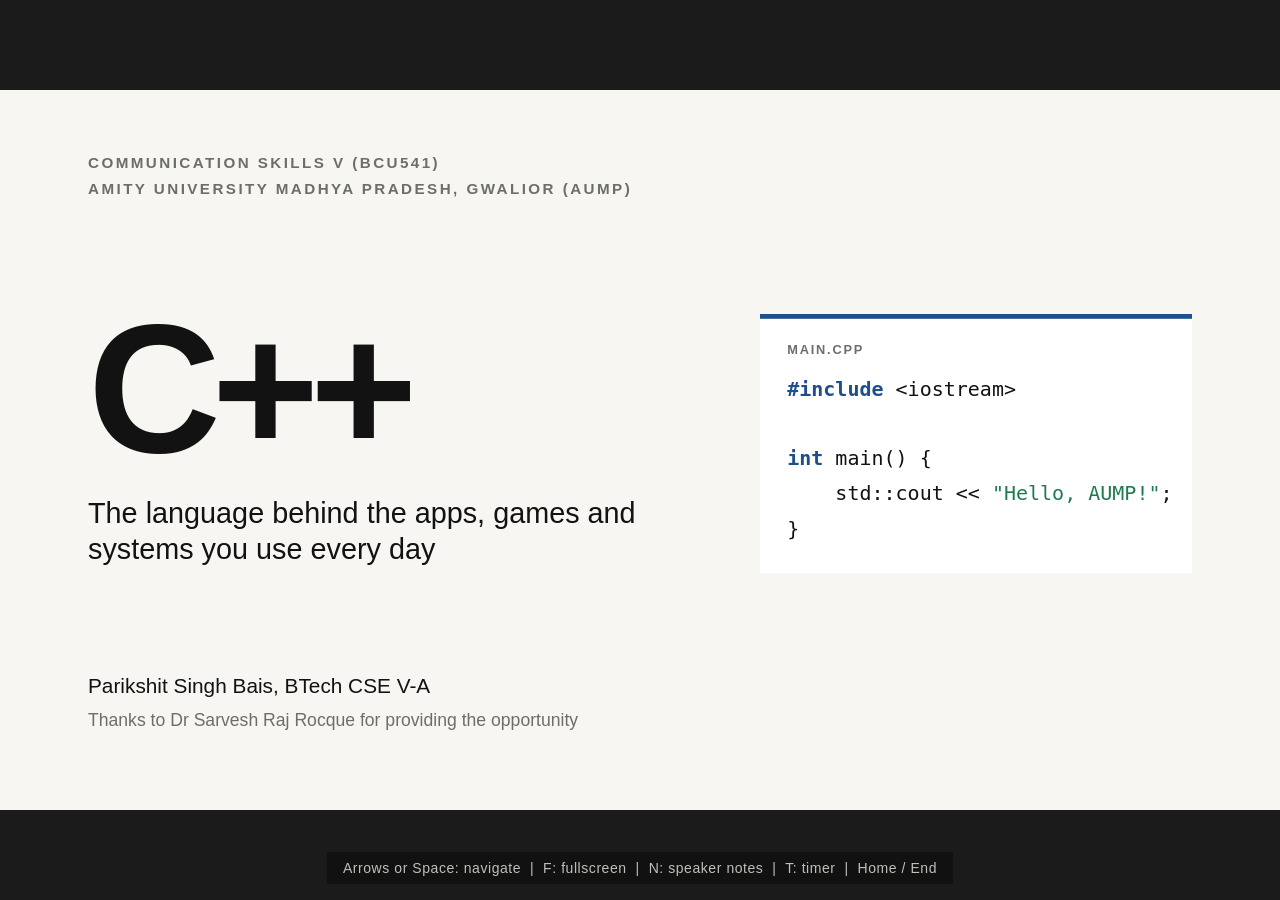
<file: CPP_Communication_Skills_PPT.html>
<!DOCTYPE html>
<html lang="en">
<head>
<meta charset="utf-8">
<meta name="viewport" content="width=device-width, initial-scale=1">
<title>C++ | Communication Skills V (BCU541) | Parikshit Singh Bais</title>
<style>
:root{
  --bg:#F7F6F2;--ink:#121212;--mute:#6E6E69;--rule:#D9D7CF;--card:#FFFFFF;
  --blue:#1F4E8C;--blue-l:#8FAAD0;--blue-t:#E8EEF7;
  --green:#1E7A4F;--red:#B23A2E;
  --font:"Inter","Segoe UI","Helvetica Neue",Arial,sans-serif;
  --mono:"Cascadia Mono",Consolas,"SF Mono",Menlo,monospace;
}
*{box-sizing:border-box;margin:0;padding:0}
html,body{height:100%;background:#1b1b1b;overflow:hidden;font-family:var(--font);color:var(--ink)}
body{-webkit-font-smoothing:antialiased;font-variant-numeric:tabular-nums}

/* ---------------- Stage ---------------- */
#stage{position:fixed;left:50%;top:50%;width:1600px;height:900px;transform-origin:center center;background:var(--bg);overflow:hidden}
.slide{position:absolute;inset:0;padding:76px 110px 92px;display:none;flex-direction:column}
.slide.active{display:flex;animation:fade .35s ease both}
@keyframes fade{from{opacity:0}to{opacity:1}}
.notes{display:none}
.kicker{font-size:19px;letter-spacing:.16em;text-transform:uppercase;color:var(--mute);font-weight:600;margin-bottom:16px}
h2{font-size:54px;line-height:1.1;font-weight:600;letter-spacing:-.02em;max-width:1380px;margin-bottom:38px}
h3{font-size:28px;font-weight:600;letter-spacing:-.01em}
p{font-size:29px;line-height:1.4}
.mute{color:var(--mute)}
.b{color:var(--blue)}.g{color:var(--green)}.r{color:var(--red)}
.fill{flex:1}
.mono{font-family:var(--mono)}

.chrome{position:absolute;left:110px;right:110px;bottom:32px;display:flex;justify-content:space-between;font-size:16px;color:var(--mute);letter-spacing:.04em;z-index:5}
.progress{position:absolute;left:0;bottom:0;height:4px;background:var(--blue);width:0;transition:width .3s ease;z-index:6}
#stage.cover .chrome,#stage.cover .progress{display:none}
#timer{position:absolute;top:22px;right:34px;font-size:16px;color:var(--mute);letter-spacing:.06em;display:none;z-index:7}
#timer.on{display:block}

/* ---------------- Reveal system ---------------- */
[data-f]{opacity:0;transition:opacity .45s ease}
[data-f].on{opacity:1}
.rise{transform:translateY(26px);transition:opacity .55s ease,transform .7s cubic-bezier(.2,.7,.2,1)}
.rise.on{transform:none}
[data-f].stagger{opacity:1}
.stagger>*{opacity:0;transform:translateY(22px);transition:opacity .5s ease,transform .65s cubic-bezier(.2,.7,.2,1)}
.stagger.on>*{opacity:1;transform:none}
.stagger.on>*:nth-child(2){transition-delay:.12s}
.stagger.on>*:nth-child(3){transition-delay:.24s}
.stagger.on>*:nth-child(4){transition-delay:.36s}
.stagger.on>*:nth-child(5){transition-delay:.48s}
.stagger.on>*:nth-child(6){transition-delay:.6s}
.stagger.on>*:nth-child(7){transition-delay:.72s}
.stagger.on>*:nth-child(8){transition-delay:.84s}

@keyframes up{from{opacity:0;transform:translateY(18px)}to{opacity:1;transform:none}}
.slide.active .kicker{animation:up .5s ease both}
.slide.active h2{animation:up .6s ease .08s both}

/* bars */
.bar{position:relative;height:100%}
.bar i{position:absolute;left:0;top:0;bottom:0;width:0;transition:width 1.2s cubic-bezier(.2,.7,.2,1)}
.slide.active .bar i{width:var(--w)}
.slide.active [data-f]:not(.on) .bar i{width:0}

/* svg line draw */
.draw{stroke-dasharray:var(--L);stroke-dashoffset:var(--L);transition:stroke-dashoffset 1.1s cubic-bezier(.3,.7,.2,1) .1s}
.on .draw{stroke-dashoffset:0}
svg text{font-family:var(--font)}

/* ---------------- 01 Cover ---------------- */
.cover-wrap{display:flex;flex:1;gap:70px}
.cl{flex:1;display:flex;flex-direction:column;justify-content:space-between}
.event{font-size:19px;letter-spacing:.16em;text-transform:uppercase;font-weight:600;color:var(--mute);line-height:1.7}
.big{font-size:230px;line-height:.9;font-weight:700;letter-spacing:-.05em}
.cover-sub{font-size:36px;line-height:1.25;max-width:820px;margin-top:30px}
.authors{font-size:26px;line-height:1.6}
.authors .mute{font-size:22px}
.cr{width:540px;display:flex;align-items:center}
.codecard{background:#fff;width:100%;padding:30px 34px 34px;border-top:6px solid var(--blue)}
.codecard .fn{font-size:16px;letter-spacing:.14em;text-transform:uppercase;color:var(--mute);font-weight:600;margin-bottom:18px}
.codecard .l{font-family:var(--mono);font-size:25px;line-height:1.75;white-space:pre}
.slide.active .codecard .l{animation:up .6s ease both}
.slide.active .codecard .l:nth-of-type(1){animation-delay:.5s}
.slide.active .codecard .l:nth-of-type(2){animation-delay:.7s}
.slide.active .codecard .l:nth-of-type(3){animation-delay:.9s}
.slide.active .codecard .l:nth-of-type(4){animation-delay:1.1s}
.slide.active .codecard .l:nth-of-type(5){animation-delay:1.3s}
.k{color:var(--blue);font-weight:600}.s{color:var(--green)}.c{color:var(--mute)}
.slide.active .cover-sub{animation:up .8s ease .25s both}
.slide.active .big{animation:up .8s ease both}
.slide.active .authors,.slide.active .event{animation:up .8s ease .4s both}

/* ---------------- 02 Hook ---------------- */
.tiles{display:grid;grid-template-columns:repeat(5,1fr);column-gap:22px}
.tile{background:var(--card);border-top:6px solid var(--ink);padding:22px 22px 26px;min-height:230px}
.tile.t2{border-color:var(--blue)}.tile.t3{border-color:var(--green)}.tile.t4{border-color:var(--red)}.tile.t5{border-color:#8d8b82}
.tile .n{font-size:17px;letter-spacing:.14em;font-weight:600;color:var(--mute);margin-bottom:14px}
.tile .t{font-size:30px;font-weight:600;line-height:1.15;letter-spacing:-.01em;margin-bottom:12px}
.tile .d{font-size:21px;color:var(--mute);line-height:1.4}
.hookband{background:var(--ink);color:#fff;padding:26px 38px;margin-top:30px;display:flex;align-items:baseline;gap:22px}
.hookband .k2{font-size:17px;letter-spacing:.16em;text-transform:uppercase;color:#bdbbb2;font-weight:600}
.hookband .v{font-size:46px;font-weight:700;letter-spacing:-.02em}
.hookband .v span{color:var(--blue-l)}
.route{display:grid;grid-template-columns:repeat(5,1fr);column-gap:22px;border-top:2px solid var(--ink);padding-top:16px}
.route div{font-size:22px;font-weight:600}
.route small{display:block;font-size:16px;letter-spacing:.14em;color:var(--mute);font-weight:600;margin-bottom:6px}

/* ---------------- 03 What is ---------------- */
.what{display:grid;grid-template-columns:560px 1fr;column-gap:90px;flex:1}
.what .left p{font-size:32px;line-height:1.35;margin-bottom:26px;font-weight:500}
.what .left p span{color:var(--blue);font-weight:700}
.ladder{position:relative;padding-left:70px}
.ladder::before{content:"";position:absolute;left:22px;top:6px;bottom:6px;border-left:2px solid var(--ink)}
.ladder::after{content:"";position:absolute;left:14px;bottom:2px;width:16px;height:16px;border-right:2px solid var(--ink);border-bottom:2px solid var(--ink);transform:rotate(45deg) translate(-4px,-4px)}
.ladcap{position:absolute;left:-30px;top:50%;transform:translateY(-50%) rotate(-90deg);transform-origin:center;font-size:15px;letter-spacing:.16em;text-transform:uppercase;color:var(--mute);font-weight:600;white-space:nowrap;width:300px;text-align:center;margin-left:-110px}
.rung{display:grid;grid-template-columns:230px 1fr;align-items:center;column-gap:20px;background:var(--card);padding:0 24px;height:82px;margin-bottom:10px;border-left:6px solid #BDBBB2}
.rung b{font-size:28px;font-weight:700}
.rung span{font-size:22px;color:var(--mute);line-height:1.3}
.rung.hot{background:var(--blue);border-color:var(--blue);color:#fff}
.rung.hot span{color:#dbe5f3}
.rung.end{border-color:var(--ink)}

/* ---------------- 04 History ---------------- */
.tl{display:grid;grid-template-columns:repeat(6,1fr);margin-top:14px}
.tn{position:relative;padding:34px 22px 0 0}
.tn::before{content:"";position:absolute;top:-9px;left:0;width:20px;height:20px;border-radius:50%;background:var(--ink);z-index:2}
.tn.bl::before{background:var(--blue)}
.tn .seg{position:absolute;top:0;left:0;height:2px;width:0;background:var(--ink);transition:width 1s cubic-bezier(.3,.7,.2,1) .1s}
.tn.on .seg{width:100%}
.tn .yr{font-size:40px;font-weight:700;letter-spacing:-.03em;margin-bottom:8px}
.tn.bl .yr{color:var(--blue)}
.tn .nm{font-size:25px;font-weight:600;line-height:1.2;margin-bottom:8px}
.tn .ds{font-size:20px;color:var(--mute);line-height:1.4}
.story{background:var(--ink);color:#fff;padding:26px 38px;display:grid;grid-template-columns:repeat(3,1fr);column-gap:44px}
.story .k2{font-size:16px;letter-spacing:.16em;text-transform:uppercase;color:#bdbbb2;font-weight:600;margin-bottom:8px}
.story .v{font-size:25px;line-height:1.35;font-weight:500}

/* ---------------- 05 First look ---------------- */
.cmp{display:grid;grid-template-columns:660px 1fr;column-gap:30px;font-size:17px;letter-spacing:.16em;text-transform:uppercase;color:var(--mute);font-weight:600;padding-bottom:10px;border-bottom:2px solid var(--ink)}
.crow{display:grid;grid-template-columns:660px 1fr;column-gap:30px;align-items:center;min-height:72px;border-bottom:1px solid var(--rule);padding:8px 0}
.crow .cd{font-family:var(--mono);font-size:27px;white-space:pre}
.crow .en{font-size:28px;line-height:1.3}
.crow.star{background:var(--blue-t);border-left:6px solid var(--blue);padding-left:18px;margin-left:-24px;padding-right:0}
.crow.star .en{font-weight:600}
.out{margin-top:26px;background:var(--ink);color:#fff;padding:20px 30px;display:flex;align-items:baseline;gap:24px}
.out .k2{font-size:16px;letter-spacing:.16em;text-transform:uppercase;color:#bdbbb2;font-weight:600}
.out .v{font-family:var(--mono);font-size:32px}

/* ---------------- 06 Building blocks ---------------- */
.blocks{display:grid;grid-template-columns:repeat(4,1fr);column-gap:24px}
.blk{background:var(--card);padding:22px 22px 24px;border-top:6px solid var(--ink)}
.blk.b1{border-color:var(--blue)}.blk.b2{border-color:var(--green)}.blk.b3{border-color:var(--red)}.blk.b4{border-color:#8d8b82}
.blk svg{display:block;width:100%;height:96px;margin-bottom:14px}
.blk .id{font-size:17px;letter-spacing:.14em;color:var(--mute);font-weight:600;margin-bottom:6px}
.blk h3{font-size:32px;margin-bottom:8px}
.blk .an{font-size:25px;line-height:1.3;font-weight:500;margin-bottom:16px;min-height:66px}
.blk .cd{font-family:var(--mono);font-size:19px;background:var(--bg);padding:12px 14px;line-height:1.5;white-space:pre}

/* ---------------- 07 OOP ---------------- */
.oop-top{margin-bottom:26px}
.oop4{display:grid;grid-template-columns:repeat(4,1fr);column-gap:24px;border-top:2px solid var(--ink);padding-top:20px}
.oo .id{font-size:16px;letter-spacing:.14em;color:var(--mute);font-weight:600;margin-bottom:8px;text-transform:uppercase}
.oo h3{font-size:30px;margin-bottom:8px}
.oo .an{font-size:25px;line-height:1.3;font-weight:500;margin-bottom:10px}
.oo .gain{font-size:20px;color:var(--mute);line-height:1.35}

/* ---------------- 08 Memory ---------------- */
.mem{display:grid;grid-template-columns:790px 1fr;column-gap:70px;flex:1}
.lock-row{display:grid;grid-template-columns:repeat(6,1fr);column-gap:10px;margin-top:6px}
.lock{text-align:center}
.lock .ad{font-family:var(--mono);font-size:19px;color:var(--mute);margin-bottom:8px}
.lock .bx{height:96px;background:var(--card);border:2px solid var(--ink);display:flex;align-items:center;justify-content:center;font-family:var(--mono);font-size:30px;font-weight:600}
.lock .bx.hl{background:var(--blue);color:#fff;border-color:var(--blue)}
.mcap{font-size:19px;letter-spacing:.14em;text-transform:uppercase;color:var(--mute);font-weight:600;margin:0 0 12px}
.ptr{margin-top:30px;display:grid;grid-template-columns:1fr;row-gap:12px}
.ptr .card{background:var(--card);border-left:6px solid var(--blue);padding:20px 26px}
.ptr .card .a{font-family:var(--mono);font-size:27px;margin-bottom:6px}
.ptr .card .b2{font-size:24px;color:var(--mute);line-height:1.35}
.cmpl{display:flex;flex-direction:column;justify-content:center;row-gap:22px}
.cmpl .it{border-top:2px solid var(--ink);padding-top:14px}
.cmpl .it .id{font-size:16px;letter-spacing:.14em;color:var(--mute);font-weight:600;text-transform:uppercase;margin-bottom:6px}
.cmpl .it h3{font-size:30px;margin-bottom:6px}
.cmpl .it p{font-size:23px;color:var(--mute);line-height:1.35}

/* ---------------- 09 Fast ---------------- */
.fast{display:grid;grid-template-columns:1fr 600px;column-gap:80px;flex:1}
.why{display:flex;flex-direction:column;row-gap:20px}
.why .w{display:grid;grid-template-columns:70px 1fr;border-top:2px solid var(--ink);padding-top:14px}
.why .w .num{font-size:50px;font-weight:700;letter-spacing:-.03em;color:var(--blue);line-height:1}
.why .w h3{font-size:31px;margin-bottom:6px}
.why .w p{font-size:24px;color:var(--mute);line-height:1.38}
.race .sub{font-size:18px;letter-spacing:.14em;text-transform:uppercase;color:var(--mute);font-weight:600;margin-bottom:6px}
.race .subs{font-size:20px;color:var(--mute);margin-bottom:26px;line-height:1.35}
.rr{display:grid;grid-template-columns:110px 1fr;column-gap:14px;align-items:center;height:70px}
.rr .lbl{font-size:25px;font-weight:600}
.rr .bar{height:46px}
.rr .vv{position:absolute;top:50%;transform:translateY(-50%);font-size:22px;font-weight:600;white-space:nowrap}
.race .foot{font-size:19px;color:var(--mute);margin-top:18px;line-height:1.4}

/* ---------------- 10 Used ---------------- */
.uses{display:grid;grid-template-columns:repeat(4,1fr);gap:22px}
.use{background:var(--card);border-top:6px solid var(--ink);padding:22px 22px 24px;min-height:238px}
.use:nth-child(4n+1){border-color:var(--blue)}.use:nth-child(4n+2){border-color:var(--green)}.use:nth-child(4n+3){border-color:var(--red)}.use:nth-child(4n+4){border-color:#8d8b82}
.use .cat{font-size:36px;font-weight:700;letter-spacing:-.02em;margin-bottom:12px;line-height:1.1}
.use .ex{font-size:23px;line-height:1.35;margin-bottom:10px}
.use .why2{font-size:19px;color:var(--mute);line-height:1.35}

/* ---------------- 11 Family ---------------- */
.fam-note{font-size:21px;color:var(--mute);margin-top:12px}
svg .nmx{font-size:32px;font-weight:700;fill:var(--ink)}
svg .yrx{font-size:20px;font-weight:600;fill:var(--mute);letter-spacing:.08em}
svg .dsx{font-size:22px;fill:var(--mute)}
svg .cap{font-size:17px;font-weight:600;letter-spacing:.14em;fill:var(--mute)}

/* ---------------- 12 Close ---------------- */
.take{display:grid;grid-template-columns:repeat(3,1fr);column-gap:36px}
.tk{border-top:6px solid var(--blue);padding-top:20px}
.tk:nth-child(2){border-color:var(--green)}.tk:nth-child(3){border-color:var(--red)}
.tk .n{font-size:84px;font-weight:700;letter-spacing:-.04em;line-height:1;color:var(--blue)}
.tk:nth-child(2) .n{color:var(--green)}.tk:nth-child(3) .n{color:var(--red)}
.tk h3{font-size:31px;margin:14px 0 8px;line-height:1.2}
.tk p{font-size:24px;color:var(--mute);line-height:1.38}
.close{background:var(--ink);color:#fff;padding:30px 42px;display:grid;grid-template-columns:1fr 1.1fr;column-gap:50px;align-items:center}
.close .th{font-size:62px;font-weight:700;letter-spacing:-.03em;line-height:1}
.close .nm{font-size:22px;color:#bdbbb2;margin-top:10px;line-height:1.45}
.close .q .k2{font-size:16px;letter-spacing:.16em;text-transform:uppercase;color:#bdbbb2;font-weight:600;margin-bottom:8px}
.close .q .v{font-size:30px;line-height:1.3;font-weight:600}
.close .q .v span{color:var(--blue-l)}

/* ---------------- Helpers ---------------- */
#notes{position:fixed;left:0;right:0;bottom:0;background:#111;color:#e9e8e2;font-size:18px;line-height:1.5;padding:16px 28px;display:none;z-index:50;max-height:28vh;overflow:auto;border-top:1px solid #333}
#notes.on{display:block}
#help{position:fixed;left:50%;bottom:16px;transform:translateX(-50%);background:#111;color:#cfcdc5;font-size:14px;letter-spacing:.04em;padding:8px 16px;border-radius:2px;z-index:60;opacity:0;transition:opacity .4s;pointer-events:none}
#help.on{opacity:.92}

/* ---------------- Print / PDF ---------------- */
@page{size:1600px 900px;margin:0}
@media print{
  html,body{background:#fff;overflow:visible;height:auto}
  #stage{position:static;transform:none !important;width:1600px;height:auto;overflow:visible}
  .slide,.slide.active{display:flex;position:relative;width:1600px;height:900px;page-break-after:always;break-after:page;background:var(--bg)}
  [data-f]{opacity:1 !important}
  .rise{transform:none !important}
  .stagger>*{opacity:1 !important;transform:none !important;transition:none}
  .bar i{width:var(--w) !important;transition:none}
  .tn .seg{width:100% !important;transition:none}
  .draw{stroke-dashoffset:0 !important;transition:none}
  *{animation:none !important}
  .chrome,.progress,#timer,#notes,#help{display:none !important}
}
</style>
</head>
<body>
<div id="stage">
  <div class="progress" id="progress"></div>
  <div class="chrome"><span>C++ &nbsp;|&nbsp; Communication Skills V (BCU541)</span><span id="counter"></span></div>
  <div id="timer"></div>

<!-- ===================== 01 TITLE ===================== -->
<section class="slide" data-cover="1">
  <aside class="notes">OPENING (20 seconds). Stand straight, smile, pause for two seconds before speaking. Say: "Good morning, respected Sir and everyone. I am Parikshit Singh Bais from BTech CSE, V-A. Thank you, Sir, for giving me the opportunity to present. Today I will explain C++ in a way that needs no computer background." Delivery tip: say your name slowly and clearly, it is the first thing the audience hears. Point at the code on the right: "By the end, you will be able to read this."</aside>
  <div class="cover-wrap">
    <div class="cl">
      <div class="event">Communication Skills V (BCU541)<br>Amity University Madhya Pradesh, Gwalior (AUMP)</div>
      <div>
        <h1 class="big">C++</h1>
        <div class="cover-sub">The language behind the apps, games and systems you use every day</div>
      </div>
      <div class="authors">Parikshit Singh Bais, BTech CSE V-A<br><span class="mute">Thanks to Dr Sarvesh Raj Rocque for providing the opportunity</span></div>
    </div>
    <div class="cr" aria-hidden="true">
      <div class="codecard">
        <div class="fn">main.cpp</div>
        <div class="l"><span class="k">#include</span> &lt;iostream&gt;</div>
        <div class="l"> </div>
        <div class="l"><span class="k">int</span> main() {</div>
        <div class="l">    std::cout &lt;&lt; <span class="s">"Hello, AUMP!"</span>;</div>
        <div class="l">}</div>
      </div>
    </div>
  </div>
</section>

<!-- ===================== 02 HOOK ===================== -->
<section class="slide">
  <aside class="notes">HOOK (45 seconds). Ask the question and WAIT for two seconds; let people guess. Click once to show five everyday things. Click again for the answer: "All five run on C++." Click the third time to show today's route. Delivery tip: a question at the start wakes up the room. Speak slowly on the answer.</aside>
  <div class="kicker">Start here</div>
  <h2>What do these five things have in common?</h2>
  <div class="tiles stagger" data-f="1">
    <div class="tile"><div class="n">01</div><div class="t">Play a game</div><div class="d">60 pictures are drawn every second</div></div>
    <div class="tile t2"><div class="n">02</div><div class="t">Open a web browser</div><div class="d">The engine inside Chrome and Firefox</div></div>
    <div class="tile t3"><div class="n">03</div><div class="t">Edit a photo</div><div class="d">Tools like Adobe Photoshop</div></div>
    <div class="tile t4"><div class="n">04</div><div class="t">Trade on a stock market</div><div class="d">Orders matched in a blink</div></div>
    <div class="tile t5"><div class="n">05</div><div class="t">Drive a modern car</div><div class="d">Software that must react instantly</div></div>
  </div>
  <div class="hookband rise" data-f="2"><div class="k2">The answer</div><div class="v">All five rely on <span>C++</span></div></div>
  <div class="fill"></div>
  <div class="route stagger" data-f="3">
    <div><small>STEP 1</small>What it is</div>
    <div><small>STEP 2</small>Where it came from</div>
    <div><small>STEP 3</small>How it works</div>
    <div><small>STEP 4</small>Why it is fast</div>
    <div><small>STEP 5</small>Where it is used</div>
  </div>
</section>

<!-- ===================== 03 WHAT IS ===================== -->
<section class="slide">
  <aside class="notes">WHAT IS A PROGRAMMING LANGUAGE (50 seconds). Say it as a story: "Computers understand only zeros and ones. We think in words. A programming language is the translator between the two." Click to climb down the ladder: Python is easy to write but slower; C++ sits close to the machine, so it is very fast, and still readable by humans. Delivery tip: use your hand to show "top is human, bottom is machine". Keep eye contact while explaining, do not read the slide.</aside>
  <div class="kicker">The basics</div>
  <h2>A language to give instructions to a computer</h2>
  <div class="what">
    <div class="left stagger" data-f="1">
      <p>Computers only understand <span>0s and 1s</span>.</p>
      <p>People think in <span>words and ideas</span>.</p>
      <p>A programming language is the <span>translator</span> in between.</p>
    </div>
    <div class="ladder stagger" data-f="2">
      <div class="rung"><b>Your idea</b><span>"Show a login page"</span></div>
      <div class="rung"><b>Python</b><span>Easiest to write, slower to run</span></div>
      <div class="rung"><b>Java</b><span>A balance of both</span></div>
      <div class="rung hot"><b>C++</b><span>Close to the machine: fast, with full control</span></div>
      <div class="rung end"><b>Machine code</b><span>Only 0s and 1s</span></div>
    </div>
  </div>
</section>

<!-- ===================== 04 HISTORY ===================== -->
<section class="slide">
  <aside class="notes">HISTORY (55 seconds). Tell it as a problem-and-solution story. In 1972 Dennis Ritchie made C, a fast language. In 1979 Bjarne Stroustrup, working at Bell Labs, found C hard to organise for big projects. So he added "classes", a way of grouping related data and actions into neat units. In 1983 it was named C++. Explain the joke: in programming, "++" means "add one", so C++ means "C plus one step". Then 1998 first international standard, 2011 modern C++, and a new version about every three years. Delivery tip: name the year, pause, then say the event.</aside>
  <div class="kicker">Where it came from</div>
  <h2>Born in 1979 to organise a fast language</h2>
  <div class="tl">
    <div class="tn" data-f="1"><div class="seg"></div><div class="yr">1972</div><div class="nm">C is created</div><div class="ds">Dennis Ritchie, Bell Labs. Fast and simple</div></div>
    <div class="tn bl" data-f="1"><div class="seg"></div><div class="yr">1979</div><div class="nm">"C with Classes"</div><div class="ds">Bjarne Stroustrup starts adding organising ideas</div></div>
    <div class="tn bl" data-f="2"><div class="seg"></div><div class="yr">1983</div><div class="nm">Renamed C++</div><div class="ds">"++" means "add one": C plus one step</div></div>
    <div class="tn" data-f="2"><div class="seg"></div><div class="yr">1985</div><div class="nm">First release</div><div class="ds">Available to the public, with a book</div></div>
    <div class="tn" data-f="3"><div class="seg"></div><div class="yr">1998</div><div class="nm">World standard</div><div class="ds">First official international (ISO) version</div></div>
    <div class="tn bl" data-f="3"><div class="seg"></div><div class="yr">2011</div><div class="nm">Modern C++</div><div class="ds">Then a new version about every 3 years</div></div>
  </div>
  <div class="fill"></div>
  <div class="story rise" data-f="4">
    <div><div class="k2">The problem</div><div class="v">C was fast, but big programs became messy to manage.</div></div>
    <div><div class="k2">The idea</div><div class="v">Add "classes": neat units that group data and actions together.</div></div>
    <div><div class="k2">The result</div><div class="v">C++: the speed of C with a better way to build large systems.</div></div>
  </div>
</section>

<!-- ===================== 05 FIRST LOOK ===================== -->
<section class="slide">
  <aside class="notes">FIRST LOOK (60 seconds). "Remember the code on my first slide? Let us read it like a sentence." Click 1: the first two lines. Click 2: highlight the star line, the one that actually prints. Click 3: the ending and the output. Delivery tip: point to the left side when you say the code, to the right side when you say the English. For non-technical listeners, repeat: "You do not need to memorise this. You only need to see that it reads almost like instructions to a person."</aside>
  <div class="kicker">How it looks</div>
  <h2>Your first program, in plain English</h2>
  <div class="cmp"><div>The code</div><div>What it says</div></div>
  <div data-f="1">
    <div class="crow"><div class="cd"><span class="k">#include</span> &lt;iostream&gt;</div><div class="en">Bring in the toolbox for printing on screen.</div></div>
    <div class="crow"><div class="cd"><span class="k">int</span> main() {</div><div class="en">Start here. Every program begins at "main".</div></div>
  </div>
  <div data-f="2">
    <div class="crow star"><div class="cd">    std::cout &lt;&lt; <span class="s">"Hello, AUMP!"</span>;</div><div class="en">Show this message on the screen.</div></div>
  </div>
  <div data-f="3">
    <div class="crow"><div class="cd">    <span class="k">return</span> 0;</div><div class="en">Finished, and everything went fine.</div></div>
    <div class="crow"><div class="cd">}</div><div class="en">End of the program.</div></div>
  </div>
  <div class="out rise" data-f="4"><div class="k2">Output on screen</div><div class="v">Hello, AUMP!</div></div>
</section>

<!-- ===================== 06 BUILDING BLOCKS ===================== -->
<section class="slide">
  <aside class="notes">BUILDING BLOCKS (60 seconds). Four ideas, each with a daily-life picture. A variable is a labelled box that stores something. A decision is a traffic signal: if green, go; otherwise, stop. A loop repeats an action, like a teacher asking you to write a line five times. A function is a recipe you can reuse. Delivery tip: count the four on your fingers while you speak, it helps the audience follow the structure. You can say: "Almost every program in the world is built from these four."</aside>
  <div class="kicker">How it works</div>
  <h2>Four building blocks, four everyday ideas</h2>
  <div class="blocks stagger" data-f="1">
    <div class="blk b1">
      <svg viewBox="0 0 160 90" aria-hidden="true"><rect x="24" y="26" width="112" height="52" fill="none" stroke="#121212" stroke-width="3"/><rect x="24" y="8" width="56" height="20" fill="#1F4E8C"/><text x="52" y="23" text-anchor="middle" font-size="14" font-weight="700" fill="#fff">age</text><text x="80" y="62" text-anchor="middle" font-size="30" font-weight="700" fill="#121212">20</text></svg>
      <div class="id">01</div><h3>Variable</h3><div class="an">A labelled box that stores a value</div>
      <div class="cd"><span class="k">int</span> age = 20;</div>
    </div>
    <div class="blk b2">
      <svg viewBox="0 0 160 90" aria-hidden="true"><circle cx="38" cy="45" r="22" fill="none" stroke="#121212" stroke-width="3"/><circle cx="80" cy="45" r="22" fill="none" stroke="#121212" stroke-width="3"/><circle cx="122" cy="45" r="22" fill="#1E7A4F" stroke="#1E7A4F" stroke-width="3"/></svg>
      <div class="id">02</div><h3>Decision</h3><div class="an">A traffic signal: go only if the condition is met</div>
      <div class="cd"><span class="k">if</span> (marks &gt;= 40)
    pass();</div>
    </div>
    <div class="blk b3">
      <svg viewBox="0 0 160 90" aria-hidden="true"><defs><marker id="lp" viewBox="0 0 10 10" refX="6" refY="5" markerWidth="7" markerHeight="7" orient="auto"><path d="M0 0 L10 5 L0 10 z" fill="#B23A2E"/></marker></defs><path d="M80 12 A33 33 0 1 1 49 34" fill="none" stroke="#B23A2E" stroke-width="5" marker-end="url(#lp)"/><text x="80" y="55" text-anchor="middle" font-size="26" font-weight="700" fill="#121212">x5</text></svg>
      <div class="id">03</div><h3>Loop</h3><div class="an">Repeat an action many times, automatically</div>
      <div class="cd"><span class="k">for</span> (i = 1; i &lt;= 5; i++)
    sayHello();</div>
    </div>
    <div class="blk b4">
      <svg viewBox="0 0 160 90" aria-hidden="true"><defs><marker id="fa" viewBox="0 0 10 10" refX="8" refY="5" markerWidth="7" markerHeight="7" orient="auto"><path d="M0 0 L10 5 L0 10 z" fill="#121212"/></marker></defs><line x1="6" y1="45" x2="50" y2="45" stroke="#121212" stroke-width="3" marker-end="url(#fa)"/><rect x="54" y="18" width="52" height="54" fill="none" stroke="#121212" stroke-width="3"/><text x="80" y="55" text-anchor="middle" font-size="26" font-weight="700" fill="#121212">f</text><line x1="108" y1="45" x2="154" y2="45" stroke="#121212" stroke-width="3" marker-end="url(#fa)"/></svg>
      <div class="id">04</div><h3>Function</h3><div class="an">A recipe you write once and reuse</div>
      <div class="cd"><span class="k">int</span> add(<span class="k">int</span> a, <span class="k">int</span> b) {
    <span class="k">return</span> a + b; }</div>
    </div>
  </div>
</section>

<!-- ===================== 07 OOP ===================== -->
<section class="slide">
  <aside class="notes">OBJECT-ORIENTED IDEAS (60 seconds). This is the heart of C++. A class is a blueprint, like the plan of a house. Objects are the actual houses built from that plan. Here, one Car blueprint produces three different cars. Then four big ideas, each with one picture. Encapsulation: you drive using the pedals, you never touch the engine. Inheritance: a Car is a kind of Vehicle, so it already knows how to move. Polymorphism: the same "speak" button makes a dog bark and a cat meow. Abstraction: a TV remote shows only what matters. Delivery tip: slow down here, this is the hardest part for non-technical listeners. Ask: "Does that make sense?" and look around.</aside>
  <div class="kicker">How it works</div>
  <h2>Design once, build many: the idea of objects</h2>
  <div class="oop-top" data-f="1">
    <svg viewBox="0 0 1380 190" width="1380" height="190" role="img" aria-label="One class Car blueprint creates three car objects">
      <defs><marker id="oa" viewBox="0 0 10 10" refX="8" refY="5" markerWidth="9" markerHeight="9" orient="auto"><path d="M0 0 L10 5 L0 10 z" fill="#121212"/></marker></defs>
      <rect x="0" y="10" width="360" height="170" fill="#fff" stroke="#121212" stroke-width="2" stroke-dasharray="8 6"/>
      <text x="26" y="48" font-size="17" font-weight="600" letter-spacing="2.5" fill="#6E6E69">BLUEPRINT (CLASS)</text>
      <text x="26" y="92" font-size="34" font-weight="700" font-family="Cascadia Mono, Consolas, monospace" fill="#1F4E8C">class Car</text>
      <text x="26" y="128" font-size="24" fill="#121212">has: colour, speed</text>
      <text x="26" y="160" font-size="24" fill="#121212">can: drive(), brake()</text>
      <line class="draw" style="--L:120" x1="380" y1="95" x2="500" y2="95" stroke="#121212" stroke-width="3" marker-end="url(#oa)"/>
      <text x="440" y="76" text-anchor="middle" font-size="18" font-weight="600" letter-spacing="2" fill="#6E6E69">BUILD</text>
      <!-- car 1 -->
      <g transform="translate(540,40)"><rect x="0" y="40" width="200" height="50" fill="#1F4E8C"/><rect x="40" y="6" width="110" height="38" fill="#1F4E8C"/><circle cx="46" cy="94" r="17" fill="#121212"/><circle cx="154" cy="94" r="17" fill="#121212"/><text x="100" y="146" text-anchor="middle" font-size="22" font-weight="600" fill="#121212">Object 1: blue</text></g>
      <g transform="translate(790,40)"><rect x="0" y="40" width="200" height="50" fill="#B23A2E"/><rect x="40" y="6" width="110" height="38" fill="#B23A2E"/><circle cx="46" cy="94" r="17" fill="#121212"/><circle cx="154" cy="94" r="17" fill="#121212"/><text x="100" y="146" text-anchor="middle" font-size="22" font-weight="600" fill="#121212">Object 2: red</text></g>
      <g transform="translate(1040,40)"><rect x="0" y="40" width="200" height="50" fill="#1E7A4F"/><rect x="40" y="6" width="110" height="38" fill="#1E7A4F"/><circle cx="46" cy="94" r="17" fill="#121212"/><circle cx="154" cy="94" r="17" fill="#121212"/><text x="100" y="146" text-anchor="middle" font-size="22" font-weight="600" fill="#121212">Object 3: green</text></g>
    </svg>
  </div>
  <div class="oop4 stagger" data-f="2">
    <div class="oo"><div class="id">Idea 1</div><h3>Encapsulation</h3><div class="an">Drive with the pedals, not the engine.</div><div class="gain">Hides the messy inside. Safer code.</div></div>
    <div class="oo"><div class="id">Idea 2</div><h3>Inheritance</h3><div class="an">A Car is a kind of Vehicle.</div><div class="gain">Reuse what already exists. Less repetition.</div></div>
    <div class="oo"><div class="id">Idea 3</div><h3>Polymorphism</h3><div class="an">One "speak" button: dog barks, cat meows.</div><div class="gain">Same command, many behaviours. Flexible code.</div></div>
    <div class="oo"><div class="id">Idea 4</div><h3>Abstraction</h3><div class="an">A TV remote shows only what matters.</div><div class="gain">Use things without knowing how they work.</div></div>
  </div>
</section>

<!-- ===================== 08 MEMORY ===================== -->
<section class="slide">
  <aside class="notes">CONTROL (55 seconds). "C++ hands you the steering wheel." Computer memory is like a row of numbered lockers; each locker holds one value. A pointer is just a note that says which locker to open. Other languages manage memory for you, which is safer but slower. C++ lets you manage it yourself: faster, but you carry the responsibility. Then one line about the STL: a ready-made toolbox of lists, dictionaries and sorting so you do not rebuild everything. Delivery tip: use the phrase "with great control comes great responsibility", then pause and smile.</aside>
  <div class="kicker">How it works</div>
  <h2>C++ hands you the steering wheel</h2>
  <div class="mem">
    <div>
      <div data-f="1">
        <div class="mcap">Memory is a row of numbered lockers</div>
        <div class="lock-row stagger" data-f="1" style="opacity:1">
          <div class="lock"><div class="ad">#100</div><div class="bx">7</div></div>
          <div class="lock"><div class="ad">#101</div><div class="bx">19</div></div>
          <div class="lock"><div class="ad">#102</div><div class="bx hl">42</div></div>
          <div class="lock"><div class="ad">#103</div><div class="bx">5</div></div>
          <div class="lock"><div class="ad">#104</div><div class="bx">88</div></div>
          <div class="lock"><div class="ad">#105</div><div class="bx">0</div></div>
        </div>
      </div>
      <div class="ptr stagger" data-f="2">
        <div class="card"><div class="a"><span class="k">int</span> x = 42;</div><div class="b2">Put the value 42 in a locker. Call it x.</div></div>
        <div class="card"><div class="a"><span class="k">int</span>* p = &amp;x;</div><div class="b2">A pointer: a note that says "x lives in locker #102".</div></div>
      </div>
    </div>
    <div class="cmpl stagger" data-f="3">
      <div class="it"><div class="id">Other languages</div><h3>Memory managed for you</h3><p>Safer and easier, but with extra work running behind the scenes.</p></div>
      <div class="it"><div class="id">C++</div><h3>You manage it yourself</h3><p>Faster and more precise, but the responsibility is yours.</p></div>
      <div class="it"><div class="id">Bonus: the STL</div><h3>A ready-made toolbox</h3><p>Lists, dictionaries and sorting, built in and tested.</p></div>
    </div>
  </div>
</section>

<!-- ===================== 09 FAST ===================== -->
<section class="slide">
  <aside class="notes">WHY IT IS FAST (60 seconds). Three reasons, one picture each. One: translated in advance. Imagine a book translated into your language before you read it, versus someone translating each sentence live while you listen. C++ is translated once, in advance, into the language of the machine. Two: no middleman, it talks to the hardware directly. Three: you pay only for what you use, like packing a bag with only what the trip needs. On the right: the bar chart is illustrative, to give an idea of the difference, and real results depend on the task. Be honest about that; judges and teachers appreciate it. Delivery tip: say "for example" and use the translation story slowly.</aside>
  <div class="kicker">Why it is fast</div>
  <h2>Three reasons C++ runs so quickly</h2>
  <div class="fast">
    <div class="why stagger" data-f="1">
      <div class="w"><div class="num">1</div><div><h3>Translated in advance</h3><p>Like a book translated before you read it, not a live interpreter translating every sentence.</p></div></div>
      <div class="w"><div class="num">2</div><div><h3>No middleman</h3><p>The program speaks almost directly to the hardware.</p></div></div>
      <div class="w"><div class="num">3</div><div><h3>Pay only for what you use</h3><p>Like packing a bag with only what the trip needs.</p></div></div>
    </div>
    <div class="race" data-f="2">
      <div class="sub">Illustrative speed race</div>
      <div class="subs">Same heavy calculation. A shorter bar is faster.</div>
      <div class="rr"><div class="lbl">C++</div><div class="bar"><i style="--w:6%;background:var(--blue)"></i><span class="vv" style="left:calc(6% + 12px);color:var(--blue)">fastest</span></div></div>
      <div class="rr"><div class="lbl">Java</div><div class="bar"><i style="--w:14%;background:var(--blue-l)"></i><span class="vv" style="left:calc(14% + 12px)">close behind</span></div></div>
      <div class="rr"><div class="lbl">Python</div><div class="bar"><i style="--w:100%;background:#BDBBB2"></i><span class="vv" style="left:16px">often 10x to 100x slower here</span></div></div>
      <div class="foot">Illustrative only. Real results depend on the task and how the code is written.</div>
    </div>
  </div>
</section>

<!-- ===================== 10 USED ===================== -->
<section class="slide">
  <aside class="notes">WHERE IT IS USED (45 seconds). Return to the opening question. Walk across the tiles quickly, one phrase each: games, browsers, creative tools, databases, AI engines, finance, operating systems, cars and robots. Mention that the heavy calculations inside popular AI tools are written in C++ even though people control them from Python. Delivery tip: connect to the audience: "If you have played a game or opened Chrome today, you have already used C++."</aside>
  <div class="kicker">Where it is used</div>
  <h2>If it must be fast, it is probably C++</h2>
  <div class="uses stagger" data-f="1">
    <div class="use"><div class="cat">Games</div><div class="ex">Unreal Engine and many big titles</div><div class="why2">Smooth graphics need speed</div></div>
    <div class="use"><div class="cat">Browsers</div><div class="ex">The engines in Chrome and Firefox</div><div class="why2">Pages must load instantly</div></div>
    <div class="use"><div class="cat">Creative tools</div><div class="ex">Adobe Photoshop and Illustrator</div><div class="why2">Millions of pixels, edited live</div></div>
    <div class="use"><div class="cat">Databases</div><div class="ex">MySQL and MongoDB</div><div class="why2">Search huge data in a blink</div></div>
    <div class="use"><div class="cat">AI engines</div><div class="ex">The core of TensorFlow and PyTorch</div><div class="why2">Heavy maths runs in C++</div></div>
    <div class="use"><div class="cat">Finance</div><div class="ex">High-speed trading systems</div><div class="why2">Microseconds can mean money</div></div>
    <div class="use"><div class="cat">Systems</div><div class="ex">Parts of Windows and macOS</div><div class="why2">Close to the hardware</div></div>
    <div class="use"><div class="cat">Cars and robots</div><div class="ex">Embedded and automotive software</div><div class="why2">Reacts in real time</div></div>
  </div>
</section>

<!-- ===================== 11 FAMILY ===================== -->
<section class="slide">
  <aside class="notes">THE FAMILY (45 seconds). C is the parent, C++ is the hub. Many later languages borrowed ideas from C++. Java arrived in 1995 and borrowed its look and many ideas. C# came from Microsoft in 2000. D in 2001 is a cleaner redesign. Rust in 2015 aims for the same speed with safer memory. Carbon, announced in 2022 by Google, is an experimental successor. Careful wording: say "inspired by" or "borrowed ideas from", not "copied". Delivery tip: this is a good moment to look at the faculty and say, "So even if you never write C++, you have probably met its relatives."</aside>
  <div class="kicker">Its family</div>
  <h2>C++ shaped the languages that came after</h2>
  <svg viewBox="0 0 1380 400" width="1380" height="400" role="img" aria-label="Family tree: C leads to C++, which influenced Java, C#, D, Rust and Carbon">
    <defs><marker id="fa2" viewBox="0 0 10 10" refX="8" refY="5" markerWidth="9" markerHeight="9" orient="auto"><path d="M0 0 L10 5 L0 10 z" fill="#121212"/></marker></defs>
    <g data-f="1">
      <rect x="0" y="150" width="170" height="100" fill="#fff" stroke="#121212" stroke-width="2"/>
      <text x="85" y="198" text-anchor="middle" font-size="44" font-weight="700" fill="#121212">C</text>
      <text x="85" y="232" text-anchor="middle" class="yrx">1972</text>
      <text x="85" y="274" text-anchor="middle" class="cap">THE PARENT</text>
      <line class="draw" style="--L:90" x1="176" y1="200" x2="266" y2="200" stroke="#121212" stroke-width="3" marker-end="url(#fa2)"/>
      <rect x="276" y="140" width="220" height="120" fill="#1F4E8C"/>
      <text x="386" y="196" text-anchor="middle" font-size="52" font-weight="700" fill="#fff">C++</text>
      <text x="386" y="236" text-anchor="middle" font-size="20" font-weight="600" fill="#cfdcf0" letter-spacing="1.5">1985</text>
      <text x="386" y="288" text-anchor="middle" class="cap">THE HUB</text>
    </g>
    <g data-f="2">
      <!-- connectors -->
      <path class="draw" style="--L:260" d="M500 200 H570 V35 H650" fill="none" stroke="#8d8b82" stroke-width="2.5"/>
      <path class="draw" style="--L:240" d="M500 200 H570 V117 H650" fill="none" stroke="#8d8b82" stroke-width="2.5"/>
      <path class="draw" style="--L:160" d="M500 200 H650" fill="none" stroke="#8d8b82" stroke-width="2.5"/>
      <path class="draw" style="--L:240" d="M500 200 H570 V283 H650" fill="none" stroke="#8d8b82" stroke-width="2.5"/>
      <path class="draw" style="--L:260" d="M500 200 H570 V365 H650" fill="none" stroke="#8d8b82" stroke-width="2.5"/>
    </g>
    <g class="fam-boxes">
      <g data-f="2"><rect x="650" y="0" width="730" height="70" fill="#fff"/><rect x="650" y="0" width="7" height="70" fill="#B23A2E"/><text class="nmx" x="680" y="45">Java</text><text class="yrx" x="830" y="43">1995</text><text class="dsx" x="920" y="43">Borrowed C++ looks; runs anywhere</text></g>
      <g data-f="2"><rect x="650" y="82" width="730" height="70" fill="#fff"/><rect x="650" y="82" width="7" height="70" fill="#1F4E8C"/><text class="nmx" x="680" y="127">C#</text><text class="yrx" x="830" y="125">2000</text><text class="dsx" x="920" y="125">Microsoft's modern language</text></g>
      <g data-f="2"><rect x="650" y="165" width="730" height="70" fill="#fff"/><rect x="650" y="165" width="7" height="70" fill="#8d8b82"/><text class="nmx" x="680" y="210">D</text><text class="yrx" x="830" y="208">2001</text><text class="dsx" x="920" y="208">A cleaner redesign of C++</text></g>
      <g data-f="2"><rect x="650" y="248" width="730" height="70" fill="#fff"/><rect x="650" y="248" width="7" height="70" fill="#1E7A4F"/><text class="nmx" x="680" y="293">Rust</text><text class="yrx" x="830" y="291">2015</text><text class="dsx" x="920" y="291">C++ speed, safer memory</text></g>
      <g data-f="2"><rect x="650" y="330" width="730" height="70" fill="#fff"/><rect x="650" y="330" width="7" height="70" fill="#121212"/><text class="nmx" x="680" y="375">Carbon</text><text class="yrx" x="830" y="373">2022</text><text class="dsx" x="920" y="373">Experimental successor from Google</text></g>
    </g>
  </svg>
  <div class="fam-note" data-f="2">Influenced means borrowed ideas, not copied code.</div>
</section>

<!-- ===================== 12 CLOSE ===================== -->
<section class="slide">
  <aside class="notes">CLOSING (45 seconds). Summarise in three sentences, then stop. Sentence one: C++ is fast because it is close to the machine. Sentence two: it is powerful because you control everything, and that needs care. Sentence three: it teaches a way of thinking, break big problems into objects. Add the honest line: "Right tool for the job: C++ for speed and control; Python for quick scripts." Then thank the faculty by name ("Thank you, Sir, for this opportunity and your guidance"), ask the audience question, and invite questions. Delivery tips: slow down, no new information in the last 30 seconds, end with a smile and a pause. Do not say "that's all" or apologise; say "Thank you. I would be happy to take questions."</aside>
  <div class="kicker">Take-aways</div>
  <h2>Three things to remember</h2>
  <div class="take">
    <div class="tk rise" data-f="1"><div class="n">1</div><h3>Fast, because it is close to the machine</h3><p>Translated in advance, with no middleman.</p></div>
    <div class="tk rise" data-f="2"><div class="n">2</div><h3>Powerful, because you stay in control</h3><p>More freedom, and more responsibility.</p></div>
    <div class="tk rise" data-f="3"><div class="n">3</div><h3>A way of thinking</h3><p>Break big problems into small, reusable objects.</p></div>
  </div>
  <div class="fill"></div>
  <div class="close rise" data-f="4">
    <div><div class="th">Thank you</div><div class="nm">Thanks to Dr Sarvesh Raj Rocque for providing the opportunity.<br>Parikshit Singh Bais, BTech CSE V-A<br>Communication Skills V (BCU541), AUMP Gwalior</div></div>
    <div class="q"><div class="k2">A question for you</div><div class="v">If you could build one thing that must be very fast, <span>what would it be?</span></div></div>
  </div>
</section>
</div>

<div id="notes"></div>
<div id="help">Arrows or Space: navigate &nbsp;|&nbsp; F: fullscreen &nbsp;|&nbsp; N: speaker notes &nbsp;|&nbsp; T: timer &nbsp;|&nbsp; Home / End</div>

<script>
(function(){
  var stage=document.getElementById('stage'),notesEl=document.getElementById('notes'),counter=document.getElementById('counter'),
      progress=document.getElementById('progress'),timerEl=document.getElementById('timer'),helpEl=document.getElementById('help');
  var slides=Array.prototype.slice.call(stage.querySelectorAll('.slide')),idx=0,step=0,startTime=null;

  function fit(){var s=Math.min(innerWidth/1600,innerHeight/900);stage.style.transform='translate(-50%,-50%) scale('+s+')';}
  addEventListener('resize',fit);fit();
  function pad(n){return n<10?'0'+n:''+n;}
  function maxStep(el){var m=0;el.querySelectorAll('[data-f]').forEach(function(n){m=Math.max(m,+n.getAttribute('data-f'));});return m;}

  function render(){
    var cur=slides[idx];
    slides.forEach(function(s,i){s.classList.toggle('active',i===idx);});
    cur.querySelectorAll('[data-f]').forEach(function(n){n.classList.toggle('on',+n.getAttribute('data-f')<=step);});
    stage.classList.toggle('cover',cur.hasAttribute('data-cover'));
    counter.textContent=pad(idx+1)+' / '+pad(slides.length);
    progress.style.width=((idx+1)/slides.length*100)+'%';
    var n=cur.querySelector('.notes');notesEl.textContent=n?n.textContent:'';
    history.replaceState(null,'','#'+(idx+1));
  }
  function next(){if(startTime===null)startTime=Date.now();
    if(step<maxStep(slides[idx]))step++;else if(idx<slides.length-1){idx++;step=0;}render();}
  function prev(){if(step>0)step--;else if(idx>0){idx--;step=maxStep(slides[idx]);}render();}
  function go(i){idx=Math.max(0,Math.min(slides.length-1,i));step=0;render();}

  document.addEventListener('keydown',function(e){
    var k=e.key;
    if(k==='ArrowRight'||k==='ArrowDown'||k==='PageDown'||k===' '||k==='Enter'){e.preventDefault();next();}
    else if(k==='ArrowLeft'||k==='ArrowUp'||k==='PageUp'||k==='Backspace'){e.preventDefault();prev();}
    else if(k==='Home')go(0);else if(k==='End')go(slides.length-1);
    else if(k==='f'||k==='F'){if(!document.fullscreenElement)document.documentElement.requestFullscreen&&document.documentElement.requestFullscreen();else document.exitFullscreen();}
    else if(k==='n'||k==='N')notesEl.classList.toggle('on');
    else if(k==='t'||k==='T')timerEl.classList.toggle('on');
    else if(k==='r'||k==='R'){startTime=null;timerEl.textContent='00:00';}
  });
  document.addEventListener('click',function(e){if(e.clientX>innerWidth*0.3)next();else prev();});
  var tx=null;
  document.addEventListener('touchstart',function(e){tx=e.touches[0].clientX;},{passive:true});
  document.addEventListener('touchend',function(e){if(tx===null)return;var dx=e.changedTouches[0].clientX-tx;tx=null;if(Math.abs(dx)>50){if(dx<0)next();else prev();}});
  setInterval(function(){if(startTime===null){timerEl.textContent='00:00';return;}var s=Math.floor((Date.now()-startTime)/1000);timerEl.textContent=pad(Math.floor(s/60))+':'+pad(s%60);},500);

  var h=parseInt(location.hash.replace('#',''),10);
  if(h&&h>=1&&h<=slides.length)idx=h-1;
  if(/all/.test(location.search))step=maxStep(slides[idx]);
  render();
  helpEl.classList.add('on');setTimeout(function(){helpEl.classList.remove('on');},4500);
})();
</script>
</body>
</html>
</file>
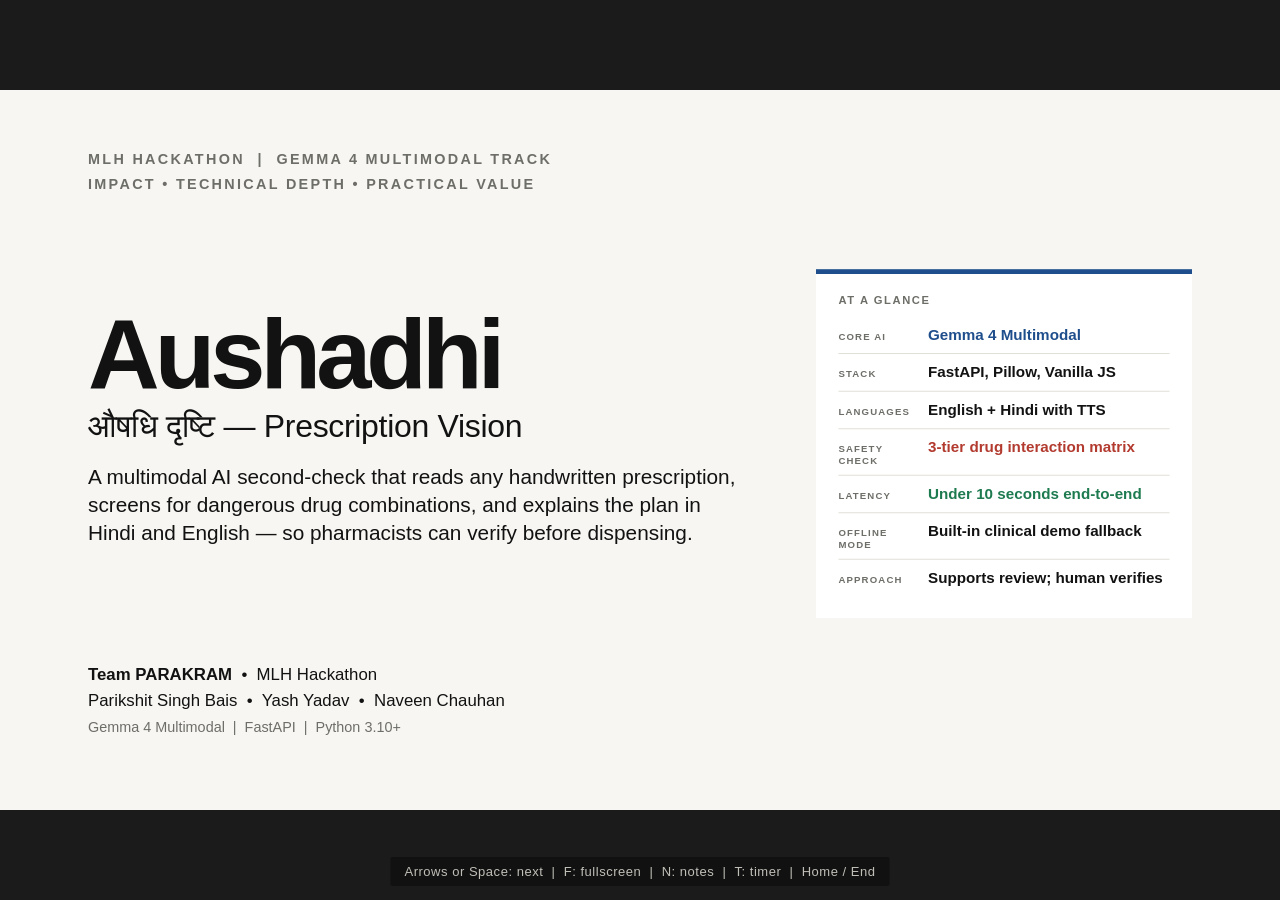
<file: presentation/AushadhiDrishti_Pitch.html>
<!DOCTYPE html>
<html lang="en">
<head>
<meta charset="utf-8">
<meta name="viewport" content="width=device-width, initial-scale=1">
<title>AushadhiDrishti | MLH Hackathon | Gemma 4 Multimodal</title>
<style>
:root{
  --bg:#F7F6F2;--ink:#121212;--mute:#6E6E69;--rule:#D9D7CF;--card:#FFFFFF;
  --blue:#1F4E8C;--blue-l:#8FAAD0;--blue-t:#E8EEF7;
  --green:#1E7A4F;--red:#B23A2E;--amber:#C97B1A;
  --font:"Inter","Segoe UI","Helvetica Neue",Arial,sans-serif;
  --mono:"Cascadia Mono",Consolas,"SF Mono",Menlo,monospace;
}
*{box-sizing:border-box;margin:0;padding:0}
html,body{height:100%;background:#1b1b1b;overflow:hidden;font-family:var(--font);color:var(--ink)}
body{-webkit-font-smoothing:antialiased;font-variant-numeric:tabular-nums}

#stage{position:fixed;left:50%;top:50%;width:1600px;height:900px;transform-origin:center center;background:var(--bg);overflow:hidden}
.slide{position:absolute;inset:0;padding:72px 110px 88px;display:none;flex-direction:column}
.slide.active{display:flex;animation:fade .3s ease both}
@keyframes fade{from{opacity:0}to{opacity:1}}
.notes{display:none}
.kicker{font-size:18px;letter-spacing:.16em;text-transform:uppercase;color:var(--mute);font-weight:600;margin-bottom:14px}
h2{font-size:52px;line-height:1.1;font-weight:600;letter-spacing:-.02em;max-width:1380px;margin-bottom:32px}
h3{font-size:26px;font-weight:600;letter-spacing:-.01em}
p{font-size:27px;line-height:1.4}
.mute{color:var(--mute)}
.b{color:var(--blue)}.g{color:var(--green)}.r{color:var(--red)}.a{color:var(--amber)}
.fill{flex:1}

.chrome{position:absolute;left:110px;right:110px;bottom:28px;display:flex;justify-content:space-between;font-size:15px;color:var(--mute);letter-spacing:.04em;z-index:5}
.progress{position:absolute;left:0;bottom:0;height:4px;background:var(--blue);width:0;transition:width .3s ease;z-index:6}
#stage.cover .chrome,#stage.cover .progress{display:none}
#timer{position:absolute;top:20px;right:32px;font-size:15px;color:var(--mute);letter-spacing:.06em;display:none;z-index:7}
#timer.on{display:block}

[data-f]{opacity:0;transition:opacity .4s ease}
[data-f].on{opacity:1}
.rise{transform:translateY(24px);transition:opacity .5s ease,transform .65s cubic-bezier(.2,.7,.2,1)}
.rise.on{transform:none}
[data-f].stagger{opacity:1}
.stagger>*{opacity:0;transform:translateY(20px);transition:opacity .45s ease,transform .6s cubic-bezier(.2,.7,.2,1)}
.stagger.on>*{opacity:1;transform:none}
.stagger.on>*:nth-child(2){transition-delay:.1s}
.stagger.on>*:nth-child(3){transition-delay:.2s}
.stagger.on>*:nth-child(4){transition-delay:.3s}
.stagger.on>*:nth-child(5){transition-delay:.4s}
.stagger.on>*:nth-child(6){transition-delay:.5s}

@keyframes up{from{opacity:0;transform:translateY(16px)}to{opacity:1;transform:none}}
.slide.active .kicker{animation:up .45s ease both}
.slide.active h2{animation:up .55s ease .07s both}

/* ============ COVER ============ */
.cover-wrap{display:flex;flex:1;gap:60px}
.cl{flex:1;display:flex;flex-direction:column;justify-content:space-between}
.event{font-size:18px;letter-spacing:.16em;text-transform:uppercase;font-weight:600;color:var(--mute);line-height:1.7}
.cover-name{font-size:124px;line-height:.9;font-weight:700;letter-spacing:-.05em}
.cover-name span{font-size:40px;display:block;letter-spacing:-.01em;font-weight:500;margin-top:10px;line-height:1.15}
.cover-sub{font-size:26px;line-height:1.35;max-width:820px;margin-top:24px}
.authors{font-size:21px;line-height:1.55}
.authors .mute{font-size:18px}
.cr{width:470px;display:flex;align-items:center}
.infocard{background:#fff;width:100%;padding:24px 28px 28px;border-top:6px solid var(--blue)}
.infocard .fn{font-size:14px;letter-spacing:.14em;text-transform:uppercase;color:var(--mute);font-weight:600;margin-bottom:14px}
.infocard .row{display:flex;align-items:baseline;gap:12px;padding:11px 0;border-bottom:1px solid var(--rule)}
.infocard .row:last-child{border-bottom:none}
.infocard .label{font-size:12px;letter-spacing:.12em;text-transform:uppercase;color:var(--mute);font-weight:600;flex-shrink:0;width:100px}
.infocard .val{font-size:19px;font-weight:600;line-height:1.25}
.slide.active .cover-sub{animation:up .75s ease .22s both}
.slide.active .cover-name{animation:up .75s ease both}
.slide.active .authors,.slide.active .event{animation:up .75s ease .38s both}

/* ============ STAT BAND ============ */
.stat-band{display:grid;grid-template-columns:repeat(4,1fr);column-gap:0;margin-bottom:28px}
.stat-cell{padding:22px 26px 24px;border-left:1px solid var(--rule)}
.stat-cell:first-child{border-left:none}
.stat-cell .num{font-size:54px;font-weight:700;letter-spacing:-.03em;line-height:1;margin-bottom:8px}
.stat-cell .num.r{color:var(--red)}.stat-cell .num.b{color:var(--blue)}.stat-cell .num.a{color:var(--amber)}.stat-cell .num.g{color:var(--green)}
.stat-cell .desc{font-size:19px;line-height:1.35;color:var(--mute)}
.stat-cell .src{font-size:13px;color:#aaa;margin-top:6px;letter-spacing:.02em}

/* ============ HOOKBAND ============ */
.hookband{background:var(--ink);color:#fff;padding:20px 32px;display:flex;align-items:baseline;gap:20px;border-radius:3px}
.hookband .k2{font-size:15px;letter-spacing:.15em;text-transform:uppercase;color:#bdbbb2;font-weight:600;flex-shrink:0}
.hookband .v{font-size:30px;font-weight:700;letter-spacing:-.02em;line-height:1.3}
.hookband .v span{color:var(--blue-l)}

/* In multi-column layouts, scale hookband proportionally */
.two-col .hookband, .two-col-wide .hookband{padding:14px 22px;margin-top:14px;gap:16px}
.two-col .hookband .k2, .two-col-wide .hookband .k2{font-size:12px;letter-spacing:.14em}
.two-col .hookband .v, .two-col-wide .hookband .v{font-size:20px;line-height:1.35;font-weight:600}

/* ============ 2-COL LAYOUT ============ */
.two-col{display:grid;grid-template-columns:1fr 1fr;column-gap:54px;flex:1}
.two-col-wide{display:grid;grid-template-columns:630px 1fr;column-gap:48px;flex:1}

/* ============ LADDER ============ */
.ladder{position:relative;padding-left:48px}
.ladder::before{content:"";position:absolute;left:16px;top:8px;bottom:8px;border-left:2px solid var(--ink)}
.ladder::after{content:"";position:absolute;left:8px;bottom:4px;width:15px;height:15px;border-right:2px solid var(--ink);border-bottom:2px solid var(--ink);transform:rotate(45deg) translate(-4px,-4px)}
.rung{display:grid;grid-template-columns:215px 1fr;align-items:center;column-gap:16px;background:var(--card);padding:11px 20px;min-height:72px;margin-bottom:8px;border-left:6px solid #BDBBB2;border-radius:2px}
.rung b{font-size:19px;font-weight:700;line-height:1.25}
.rung span{font-size:16.5px;color:var(--mute);line-height:1.35}
.rung.hot{background:var(--blue);border-color:var(--blue);color:#fff}
.rung.hot span{color:#dbe5f3}
.rung.end{border-color:var(--ink)}

/* ============ BLOCKS (4-UP) ============ */
.blocks{display:grid;grid-template-columns:repeat(4,1fr);column-gap:22px}
.blk{background:var(--card);padding:20px 20px 22px;border-top:6px solid var(--ink);border-radius:2px}
.blk.b1{border-color:var(--blue)}.blk.b2{border-color:var(--green)}.blk.b3{border-color:var(--red)}.blk.b4{border-color:var(--amber)}
.blk .id{font-size:14px;letter-spacing:.14em;color:var(--mute);font-weight:600;margin-bottom:6px}
.blk h3{font-size:24px;margin-bottom:8px}
.blk .an{font-size:17.5px;line-height:1.35;font-weight:500;margin-bottom:12px}
.blk .cd{font-family:var(--mono);font-size:15px;background:var(--bg);padding:10px 12px;line-height:1.55;white-space:pre;border-radius:2px}

/* ============ DEMO ============ */
.demo-col h3{font-size:22px;margin-bottom:12px;padding-bottom:10px;border-bottom:2px solid var(--ink)}
.demo-row{display:grid;grid-template-columns:28px 1fr;column-gap:14px;align-items:start;padding:10px 0;border-bottom:1px solid var(--rule)}
.demo-row .icon{font-size:18px;font-weight:700;color:var(--blue);line-height:1.4}
.demo-row .text h4{font-size:18.5px;font-weight:600;margin-bottom:2px}
.demo-row .text p{font-size:15.5px;color:var(--mute);line-height:1.38}
.demo-output{background:var(--ink);color:#fff;padding:14px 20px;margin-top:12px;border-radius:3px}
.demo-output .k2{font-size:12px;letter-spacing:.16em;text-transform:uppercase;color:#bdbbb2;font-weight:600;margin-bottom:6px}
.demo-output .v{font-family:var(--mono);font-size:15px;line-height:1.6}
.demo-output .v span{display:block}
.demo-output .v .safe{color:#7dce9f}.demo-output .v .warn{color:#e8a87c}.demo-output .v .crit{color:#e07070}

/* ============ COMPARISON ============ */
.cmp-hdr{display:grid;grid-template-columns:280px 1fr 1fr 1fr;font-size:12.5px;letter-spacing:.14em;text-transform:uppercase;color:var(--mute);font-weight:600;padding:0 12px 9px;border-bottom:2px solid var(--ink)}
.crow{display:grid;grid-template-columns:280px 1fr 1fr 1fr;align-items:center;min-height:56px;border-bottom:1px solid var(--rule);padding:5px 12px;border-left:4px solid transparent}
.crow.star{background:var(--blue-t);border-left:4px solid var(--blue);border-radius:2px}
.crow .feat{font-size:18px;font-weight:500;padding-right:16px}
.crow.star .feat{font-weight:700}
.crow .cell{font-size:17px;text-align:center;padding:0 6px}
.crow .tick{font-size:19px;font-weight:700;color:var(--green)}
.crow .cross{font-size:17px;font-weight:600;color:var(--mute)}
.crow .partial{font-size:15.5px;color:var(--amber)}

/* ============ CLOSING ============ */
.take{display:grid;grid-template-columns:repeat(3,1fr);column-gap:32px}
.tk{border-top:6px solid var(--blue);padding-top:16px}
.tk:nth-child(2){border-color:var(--green)}.tk:nth-child(3){border-color:var(--red)}
.tk .n{font-size:72px;font-weight:700;letter-spacing:-.04em;line-height:1;color:var(--blue)}
.tk:nth-child(2) .n{color:var(--green)}.tk:nth-child(3) .n{color:var(--red)}
.tk h3{font-size:26px;margin:12px 0 7px;line-height:1.2}
.tk p{font-size:19.5px;color:var(--mute);line-height:1.4}
.close-band{background:var(--ink);color:#fff;padding:24px 36px;display:grid;grid-template-columns:1fr 1.15fr;column-gap:44px;align-items:center;margin-top:28px;border-radius:3px}
.close-band .th{font-size:46px;font-weight:700;letter-spacing:-.03em;line-height:1}
.close-band .nm{font-size:17.5px;color:#bdbbb2;margin-top:8px;line-height:1.45}
.close-band .q .k2{font-size:13px;letter-spacing:.16em;text-transform:uppercase;color:#bdbbb2;font-weight:600;margin-bottom:6px}
.close-band .q .v{font-size:23px;line-height:1.35;font-weight:600}
.close-band .q .v span{color:var(--blue-l)}

/* ============ FEAT LIST ============ */
.feat-list{list-style:none;margin-top:6px}
.feat-list li{
  position:relative;
  font-size:17.5px;
  line-height:1.42;
  padding:7px 0 7px 22px;
  border-bottom:1px solid var(--rule);
}
.feat-list li:last-child{border-bottom:none}
.feat-list li::before{
  content:"";
  position:absolute;
  left:5px;
  top:15px;
  width:6px;
  height:6px;
  background:var(--blue);
  border-radius:50%;
}
.feat-list li strong{color:var(--ink);font-weight:600}

#notes{position:fixed;left:0;right:0;bottom:0;background:#111;color:#e9e8e2;font-size:17px;line-height:1.5;padding:15px 26px;display:none;z-index:50;max-height:28vh;overflow:auto;border-top:1px solid #333}
#notes.on{display:block}
#help{position:fixed;left:50%;bottom:14px;transform:translateX(-50%);background:#111;color:#cfcdc5;font-size:13px;letter-spacing:.04em;padding:7px 14px;border-radius:2px;z-index:60;opacity:0;transition:opacity .4s;pointer-events:none}
#help.on{opacity:.92}

@page{size:1600px 900px;margin:0}
@media print{
  html,body{background:#fff;overflow:visible;height:auto}
  #stage{position:static;transform:none !important;width:1600px;height:auto;overflow:visible}
  .slide,.slide.active{display:flex;position:relative;width:1600px;height:900px;page-break-after:always;break-after:page;background:var(--bg)}
  [data-f]{opacity:1 !important}.rise{transform:none !important}
  .stagger>*{opacity:1 !important;transform:none !important;transition:none}
  *{animation:none !important}
  .chrome,.progress,#timer,#notes,#help{display:none !important}
}
</style>
</head>
<body>
<div id="stage">
  <div class="progress" id="progress"></div>
  <div class="chrome"><span>AushadhiDrishti &nbsp;|&nbsp; MLH Hackathon &nbsp;|&nbsp; Gemma 4 Multimodal</span><span id="counter"></span></div>
  <div id="timer"></div>

<!-- ==================== SLIDE 1: COVER ==================== -->
<section class="slide" data-cover="1">
  <aside class="notes">OPENING — 45 seconds. Lead with the human problem, not the technology. "Every day in India, millions of handwritten prescriptions are dispensed without a single automated safety check. When that goes wrong, people are harmed — and most of that harm is preventable." Then introduce the name and what it does in one sentence. Point at the info card. Do not rush the first 20 seconds.</aside>
  <div class="cover-wrap">
    <div class="cl">
      <div class="event">MLH Hackathon &nbsp;|&nbsp; Gemma 4 Multimodal Track<br>Impact &bull; Technical Depth &bull; Practical Value</div>
      <div>
        <h1 class="cover-name">Aushadhi<span>औषधि दृष्टि &mdash; Prescription Vision</span></h1>
        <div class="cover-sub">A multimodal AI second-check that reads any handwritten prescription, screens for dangerous drug combinations, and explains the plan in Hindi and English &mdash; so pharmacists can verify before dispensing.</div>
      </div>
      <div class="authors"><strong>Team PARAKRAM</strong> &nbsp;&bull;&nbsp; MLH Hackathon<br>Parikshit Singh Bais &nbsp;&bull;&nbsp; Yash Yadav &nbsp;&bull;&nbsp; Naveen Chauhan<br><span class="mute">Gemma 4 Multimodal &nbsp;|&nbsp; FastAPI &nbsp;|&nbsp; Python 3.10+</span></div>
    </div>
    <div class="cr">
      <div class="infocard">
        <div class="fn">At a glance</div>
        <div class="row"><span class="label">Core AI</span><span class="val b">Gemma 4 Multimodal</span></div>
        <div class="row"><span class="label">Stack</span><span class="val">FastAPI, Pillow, Vanilla JS</span></div>
        <div class="row"><span class="label">Languages</span><span class="val">English + Hindi with TTS</span></div>
        <div class="row"><span class="label">Safety check</span><span class="val r">3-tier drug interaction matrix</span></div>
        <div class="row"><span class="label">Latency</span><span class="val g">Under 10 seconds end-to-end</span></div>
        <div class="row"><span class="label">Offline mode</span><span class="val">Built-in clinical demo fallback</span></div>
        <div class="row"><span class="label">Approach</span><span class="val">Supports review; human verifies</span></div>
      </div>
    </div>
  </div>
</section>

<!-- ==================== SLIDE 2: THE PROBLEM — WITH EVIDENCE ==================== -->
<section class="slide">
  <aside class="notes">THE PROBLEM — 75 seconds. Lead with the WHO stat: 1 in 30. That is the only number you need to say slowly. Then move to the India evidence: "An ICMR multicentre study of nearly 5,000 prescriptions found 38.7% were incomplete and 9.8% had deviations an expert panel judged unacceptable." Pause. "And of the prescribing errors analysed in a tertiary hospital study, 40.9% came from illegible handwriting alone." These are published, peer-reviewed numbers — not estimates. End: "These are not edge cases. This is the baseline."</aside>
  <div class="kicker">The evidence</div>
  <h2>Medication harm is common, preventable, and under-addressed in India</h2>
  <div class="stat-band stagger" data-f="1">
    <div class="stat-cell">
      <div class="num r">1 in 30</div>
      <div class="desc">Patients affected by medication-related harm in healthcare settings</div>
      <div class="src">WHO Patient Safety Fact Sheet, 2023</div>
    </div>
    <div class="stat-cell">
      <div class="num a">38.7%</div>
      <div class="desc">Of 4,838 Indian outpatient prescriptions were incomplete &mdash; missing dose, duration, or frequency</div>
      <div class="src">Shetty et al., ICMR 13-centre study, IJMR 2024</div>
    </div>
    <div class="stat-cell">
      <div class="num r">9.8%</div>
      <div class="desc">Had deviations judged <em>unacceptable</em> by expert review: potential interactions, ADRs, or resistance</div>
      <div class="src">Shetty et al., ICMR 13-centre study, IJMR 2024</div>
    </div>
    <div class="stat-cell">
      <div class="num b">40.9%</div>
      <div class="desc">Of prescribing errors in a tertiary hospital were caused by illegible handwriting alone</div>
      <div class="src">Medication Errors in LMIC Tertiary Hospital, PMC 2021</div>
    </div>
  </div>
  <div class="hookband rise" data-f="2">
    <div class="k2">WHO estimate</div>
    <div class="v">Medication errors cost <span>US$42 billion globally each year</span> &mdash; and more than half of all preventable patient harm is medication-related &nbsp;(WHO, 2017)</div>
  </div>
</section>

<!-- ==================== SLIDE 3: THE SOLUTION + GEMMA 4 ==================== -->
<section class="slide">
  <aside class="notes">SOLUTION AND GEMMA 4 — 90 seconds. Left: the workflow in plain English. Right: why Gemma 4 is the right model. "Gemma 4 is the only model that reads an image of handwriting zero-shot and returns a structured clinical JSON with every field — drug name, dose, frequency, timing, duration — without a single labelled training example from us." Emphasise the ladder step highlighted in blue. End with the key insight band.</aside>
  <div class="kicker">The solution &amp; Gemma 4</div>
  <h2>One photo. Structured safety review. Human verifies.</h2>
  <div class="two-col-wide">
    <div class="ladder stagger" data-f="1">
      <div class="rung"><b>Photo or upload</b><span>Camera, file, or 3 built-in clinical demo presets</span></div>
      <div class="rung"><b>Pillow preprocessing</b><span>EXIF correction, contrast balance, unsharp-mask (&lt;0.3 s)</span></div>
      <div class="rung hot"><b>Gemma 4 Multimodal</b><span>Zero-shot vision: extracts all fields as structured JSON (&sim;7 s)</span></div>
      <div class="rung"><b>Brand &rarr; generic resolver</b><span>200+ Indian brand names mapped; 3-tier interaction matrix (&lt;0.1 s)</span></div>
      <div class="rung end"><b>Bilingual patient plan</b><span>Hindi + English timetable, TTS voice readout, printable card</span></div>
    </div>
    <div data-f="2">
      <h3 style="margin-bottom:18px">Why Gemma 4 is the right tool</h3>
      <ul class="feat-list">
        <li>Vision-native: submits the raw JPEG directly &mdash; no OCR pre-pass, no segmentation, no template</li>
        <li>Reads clinical shorthand: "1-0-1 BD", "OD", "TDS", "SOS", "ac/pc" decoded to structured schedule automatically</li>
        <li>Zero-shot generalisation across handwriting styles &mdash; no labelled prescription dataset required</li>
        <li>Returns validated JSON with every field separately: name, strength, dose, frequency, timing, duration, uncertainty</li>
        <li>Replaces an entire OCR + NLP + NER pipeline with a single, auditable API call</li>
        <li>Edge-capable variants (E2B/E4B) make on-device deployment feasible for rural clinics without cloud dependency</li>
      </ul>
      <div class="hookband rise" data-f="3" style="margin-top:18px">
        <div class="k2">Key design principle</div>
        <div class="v">AushadhiDrishti <span>surfaces findings for human review</span> &mdash; it does not replace clinical judgment</div>
      </div>
    </div>
  </div>
</section>

<!-- ==================== SLIDE 4: LIVE DEMO + REAL OUTPUT ==================== -->
<section class="slide">
  <aside class="notes">DEMO — 90 seconds. Open the running application now if possible. Walk through Scenario 3 (Arthritis + Warfarin) because it is the most dramatic. "I upload this prescription. Within 10 seconds the system has extracted three drugs, matched them to generics, screened for interactions, and flagged this combination as contraindicated with a safety index of 2 out of 100. It then reads the warning aloud in Hindi." If no live demo, use this slide. Left column narrates the steps; right column shows the actual terminal output the judge would see.</aside>
  <div class="kicker">Live demonstration &mdash; Scenario 3: Critical risk</div>
  <h2>Three clinical presets &mdash; one shows a contraindicated combination in real time</h2>
  <div class="two-col">
    <div class="demo-col" data-f="1">
      <h3>What happens step by step</h3>
      <div class="demo-row"><div class="icon">1</div><div class="text"><h4>One-click or file upload</h4><p>Three built-in clinical presets for instant evaluation &mdash; no prescription needed for the demo</p></div></div>
      <div class="demo-row"><div class="icon">2</div><div class="text"><h4>Live pipeline telemetry</h4><p>NDJSON streaming shows each stage with elapsed time &mdash; no spinner, full transparency</p></div></div>
      <div class="demo-row"><div class="icon">3</div><div class="text"><h4>Gemma 4 extracts all fields</h4><p>Drug name, strength, dosage, frequency (1-0-1 notation), timing, duration &mdash; each field separately</p></div></div>
      <div class="demo-row"><div class="icon">4</div><div class="text"><h4>Interaction flagged before dispensing</h4><p>Contraindicated combinations shown in red with plain-language explanation in Hindi and English</p></div></div>
      <div class="demo-row"><div class="icon">5</div><div class="text"><h4>Voice readout + printable card</h4><p>Web Speech API reads the Hindi timetable aloud; exportable summary card for low-literacy patients</p></div></div>
    </div>
    <div class="demo-col" data-f="2">
      <h3>Actual output &mdash; Warfarin + Ibuprofen</h3>
      <div class="demo-output">
        <div class="k2">Gemma 4 vision extraction</div>
        <div class="v"><span>Patient: [extracted from image]</span>
<span>Brufen 400mg (Ibuprofen) &mdash; 1-0-1, After meals</span>
<span>Warfarin 5mg &mdash; 0-0-1, Evening</span>
<span>Omeprazole 20mg &mdash; 1-0-0, Empty stomach</span></div>
      </div>
      <div class="demo-output" style="margin-top:10px">
        <div class="k2">Interaction screening result</div>
        <div class="v"><span class="crit">CONTRAINDICATED &mdash; CRITICAL RISK</span>
<span class="warn">Ibuprofen (NSAID) + Warfarin:</span>
<span class="warn">Major haemorrhagic risk. NSAID potentiates</span>
<span class="warn">anticoagulant effect. Verify promptly.</span>
<span class="safe">Safety Index: 2 / 100</span></div>
      </div>
      <div class="demo-output" style="margin-top:10px">
        <div class="k2">Hindi advisory (TTS voice output)</div>
        <div class="v" style="font-family:var(--font)"><span class="warn">वारफेरिन और आइबुप्रोफेन एक साथ न लें।</span>
<span>गंभीर रक्तस्राव का खतरा। डॉक्टर से</span>
<span>तुरन्त संपर्क करें।</span></div>
      </div>
    </div>
  </div>
</section>

<!-- ==================== SLIDE 5: IMPACT — WHO-ALIGNED USE CASES ==================== -->
<section class="slide">
  <aside class="notes">IMPACT — 60 seconds. "The judging criteria ask for real-world impact. Let me give you four concrete scenarios where AushadhiDrishti prevents harm today." Use the Ramesh story for the contraindicated case — it is specific and human. Quickly name the others: elderly TTS, rural clinic offline, incomplete prescription catch. End with the WHO alignment point: "This is not a feature we invented. WHO's Medication Without Harm initiative specifically prioritises polypharmacy and high-risk situations. We built a tool aligned with that framework."</aside>
  <div class="kicker">Real-world impact</div>
  <h2>Four real-world scenarios &mdash; aligned with WHO Medication Without Harm priorities</h2>
  <div class="blocks stagger" data-f="1">
    <div class="blk b1">
      <div class="id">01 &mdash; Polypharmacy</div>
      <h3>Ramesh, 68, Gwalior</h3>
      <div class="an">Receives Warfarin (cardiologist) and Ibuprofen (orthopaedist). Neither doctor sees the other's prescription. AushadhiDrishti flags CONTRAINDICATED before dispensing.</div>
      <div class="cd">Without: internal bleed
With: alert before counter</div>
    </div>
    <div class="blk b2">
      <div class="id">02 &mdash; Language barrier</div>
      <h3>Hindi TTS timetable</h3>
      <div class="an">700M Hindi-speaking patients receive English-only instructions. AushadhiDrishti reads the Morning / Afternoon / Night schedule aloud in Hindi for illiterate or elderly patients.</div>
      <div class="cd">Web Speech API
Hindi + English on demand</div>
    </div>
    <div class="blk b3">
      <div class="id">03 &mdash; Rural access</div>
      <h3>1 pharmacist per 2,000</h3>
      <div class="an">India's rural pharmacist density cannot support manual screening. The offline demo mode works without network or API key, so any pharmacy can evaluate it instantly.</div>
      <div class="cd">No internet required
Built-in fallback engine</div>
    </div>
    <div class="blk b4">
      <div class="id">04 &mdash; Incomplete prescriptions</div>
      <h3>38.7% are incomplete</h3>
      <div class="an">The ICMR 13-centre study found missing dose, duration, or frequency in 38.7% of prescriptions. AushadhiDrishti extracts each field separately and flags missing ones explicitly for pharmacist clarification.</div>
      <div class="cd">Field-level uncertainty
Escalates to human review</div>
    </div>
  </div>
  <div class="hookband rise" data-f="2" style="margin-top:24px">
    <div class="k2">WHO alignment</div>
    <div class="v">WHO's Medication Without Harm initiative prioritises <span>high-risk situations, polypharmacy, and transitions of care</span> &mdash; all three are core scenarios AushadhiDrishti addresses</div>
  </div>
</section>

<!-- ==================== SLIDE 6: TECHNICAL DEPTH + DIFFERENTIATION ==================== -->
<section class="slide">
  <aside class="notes">TECHNICAL DEPTH — 60 seconds. "For the technical judges." Walk left: non-obvious engineering decisions that separate this from a chatbot wrapper. Walk right: comparison table. Emphasise: streaming NDJSON is not a cosmetic choice — it gives the pharmacist real-time confidence that the system is working, which is critical for clinical trust. The offline fallback is the reason you can always demo, regardless of network. Scan history means every prescription review is auditable.</aside>
  <div class="kicker">Technical depth</div>
  <h2>Purpose-built clinical tool, not a chatbot wrapper</h2>
  <div class="two-col">
    <div data-f="1">
      <h3 style="margin-bottom:12px">Non-obvious engineering decisions</h3>
      <ul class="feat-list">
        <li><strong>Streaming NDJSON telemetry</strong> &mdash; each pipeline stage reports live with elapsed time; pharmacist sees exactly what is happening, building clinical trust</li>
        <li><strong>Offline fallback engine</strong> &mdash; clinical fixtures run without any API key; demonstrable in rural clinics with no internet</li>
        <li><strong>Brand-to-generic resolver</strong> &mdash; 200+ Indian brand names (Augmentin, Dolo, Brufen) mapped before interaction matching; most tools skip this step entirely</li>
        <li><strong>Field-level JSON extraction</strong> &mdash; strength, dose, units, frequency, timing, duration each returned separately; a wrong unit or frequency is as dangerous as a wrong drug name</li>
        <li><strong>Scan history with localStorage</strong> &mdash; every past review is auditable; re-open without re-uploading; individual delete</li>
        <li><strong>Zero framework dependency</strong> &mdash; Vanilla JS, CSS design tokens, dark/light mode; no build step, runs on any server</li>
      </ul>
    </div>
    <div data-f="2">
      <div class="cmp-hdr"><div>Capability</div><div style="text-align:center">AushadhiDrishti</div><div style="text-align:center">General chatbot</div><div style="text-align:center">OCR tool</div></div>
      <div class="crow star"><div class="feat">Handwriting + clinical shorthand</div><div class="cell tick">Yes &mdash; zero-shot</div><div class="cell partial">Prompt-only</div><div class="cell cross">No</div></div>
      <div class="crow"><div class="feat">Drug interaction screening</div><div class="cell tick">3-tier matrix</div><div class="cell cross">No</div><div class="cell cross">No</div></div>
      <div class="crow star"><div class="feat">Hindi TTS timetable</div><div class="cell tick">Full bilingual</div><div class="cell cross">No</div><div class="cell cross">No</div></div>
      <div class="crow"><div class="feat">Live streaming telemetry</div><div class="cell tick">Yes</div><div class="cell cross">No</div><div class="cell cross">No</div></div>
      <div class="crow"><div class="feat">Indian brand-name database</div><div class="cell tick">200+ mapped</div><div class="cell cross">No</div><div class="cell cross">No</div></div>
      <div class="crow star"><div class="feat">Works offline / no API key</div><div class="cell tick">Built-in fallback</div><div class="cell cross">No</div><div class="cell cross">No</div></div>
      <div class="crow"><div class="feat">Audit trail &amp; scan history</div><div class="cell tick">localStorage</div><div class="cell cross">No</div><div class="cell cross">No</div></div>
    </div>
  </div>
</section>

<!-- ==================== SLIDE 7: CLOSE ==================== -->
<section class="slide">
  <aside class="notes">CLOSING — 45 seconds. Three sentences, then stop. Do not introduce new information. "Gemma 4 multimodal lets us replace an entire OCR and NLP pipeline with a single, auditable API call &mdash; zero-shot, no training data, no fine-tuning." Pause. "AushadhiDrishti wraps that in a clinically rigorous pipeline that is deployable today on any phone, works offline, and speaks Hindi." Pause. "Every design decision was made for one person: a patient who cannot read English, who cannot ask follow-up questions, who just needs to know when to take which pill &mdash; safely." Then invite questions. Do not apologise. End with a pause and a smile. One-liner close from the evidence brief: "AushadhiDrishti does not replace clinical judgment; it aims to make important prescription details and potential risks easier to see, verify, and explain."</aside>
  <div class="kicker">Take-aways</div>
  <h2>Three things to remember</h2>
  <div class="take">
    <div class="tk rise" data-f="1">
      <div class="n">1</div>
      <h3>Gemma 4 does what OCR cannot</h3>
      <p>Zero-shot vision extraction of handwritten prescriptions, clinical shorthand, and structured JSON &mdash; a single API call replacing an entire pipeline.</p>
    </div>
    <div class="tk rise" data-f="2">
      <div class="n">2</div>
      <h3>Real impact, grounded in evidence</h3>
      <p>WHO: 1 in 30 patients harmed by medication. ICMR: 38.7% of prescriptions incomplete. AushadhiDrishti targets the exact failure modes published peer-reviewed research identifies.</p>
    </div>
    <div class="tk rise" data-f="3">
      <div class="n">3</div>
      <h3>Designed for the underserved</h3>
      <p>Hindi TTS, offline fallback, printable cards &mdash; every feature targets the 700 million patients currently ignored by English-only, always-online medical technology.</p>
    </div>
  </div>
  <div class="close-band rise" data-f="4">
    <div><div class="th">Thank you</div><div class="nm">Team PARAKRAM &nbsp;|&nbsp; MLH Hackathon &nbsp;|&nbsp; Gemma 4 Multimodal Track<br>Parikshit Singh Bais &nbsp;&bull;&nbsp; Yash Yadav &nbsp;&bull;&nbsp; Naveen Chauhan<br>github.com/sillypari/AushadhiDrishti</div></div>
    <div class="q">
      <div class="k2">One-line close</div>
      <div class="v">AushadhiDrishti does not replace clinical judgment &mdash; it makes important prescription details and potential risks <span>easier to see, verify, and explain.</span></div>
    </div>
  </div>
</section>

</div><!-- #stage -->

<div id="notes"></div>
<div id="help">Arrows or Space: next &nbsp;|&nbsp; F: fullscreen &nbsp;|&nbsp; N: notes &nbsp;|&nbsp; T: timer &nbsp;|&nbsp; Home / End</div>

<script>
(function(){
  var stage=document.getElementById('stage'),notesEl=document.getElementById('notes'),counter=document.getElementById('counter'),
      progress=document.getElementById('progress'),timerEl=document.getElementById('timer'),helpEl=document.getElementById('help');
  var slides=Array.prototype.slice.call(stage.querySelectorAll('.slide')),idx=0,step=0,startTime=null;

  function fit(){var s=Math.min(innerWidth/1600,innerHeight/900);stage.style.transform='translate(-50%,-50%) scale('+s+')';}
  addEventListener('resize',fit);fit();
  function pad(n){return n<10?'0'+n:''+n;}
  function maxStep(el){var m=0;el.querySelectorAll('[data-f]').forEach(function(n){m=Math.max(m,+n.getAttribute('data-f'));});return m;}

  function render(){
    var cur=slides[idx];
    slides.forEach(function(s,i){s.classList.toggle('active',i===idx);});
    cur.querySelectorAll('[data-f]').forEach(function(n){n.classList.toggle('on',+n.getAttribute('data-f')<=step);});
    stage.classList.toggle('cover',cur.hasAttribute('data-cover'));
    counter.textContent=pad(idx+1)+' / '+pad(slides.length);
    progress.style.width=((idx+1)/slides.length*100)+'%';
    var n=cur.querySelector('.notes');notesEl.textContent=n?n.textContent:'';
    history.replaceState(null,'','#'+(idx+1));
  }
  function next(){if(startTime===null)startTime=Date.now();
    if(step<maxStep(slides[idx]))step++;else if(idx<slides.length-1){idx++;step=0;}render();}
  function prev(){if(step>0)step--;else if(idx>0){idx--;step=maxStep(slides[idx]);}render();}
  function go(i){idx=Math.max(0,Math.min(slides.length-1,i));step=0;render();}

  document.addEventListener('keydown',function(e){
    var k=e.key;
    if(k==='ArrowRight'||k==='ArrowDown'||k==='PageDown'||k===' '||k==='Enter'){e.preventDefault();next();}
    else if(k==='ArrowLeft'||k==='ArrowUp'||k==='PageUp'||k==='Backspace'){e.preventDefault();prev();}
    else if(k==='Home')go(0);else if(k==='End')go(slides.length-1);
    else if(k==='f'||k==='F'){if(!document.fullscreenElement)document.documentElement.requestFullscreen&&document.documentElement.requestFullscreen();else document.exitFullscreen();}
    else if(k==='n'||k==='N')notesEl.classList.toggle('on');
    else if(k==='t'||k==='T')timerEl.classList.toggle('on');
    else if(k==='r'||k==='R'){startTime=null;timerEl.textContent='00:00';}
  });
  document.addEventListener('click',function(e){if(e.clientX>innerWidth*0.3)next();else prev();});
  var tx=null;
  document.addEventListener('touchstart',function(e){tx=e.touches[0].clientX;},{passive:true});
  document.addEventListener('touchend',function(e){if(tx===null)return;var dx=e.changedTouches[0].clientX-tx;tx=null;if(Math.abs(dx)>50){if(dx<0)next();else prev();}});
  setInterval(function(){if(startTime===null){timerEl.textContent='00:00';return;}var s=Math.floor((Date.now()-startTime)/1000);timerEl.textContent=pad(Math.floor(s/60))+':'+pad(s%60);},500);

  var h=parseInt(location.hash.replace('#',''),10);
  if(h&&h>=1&&h<=slides.length)idx=h-1;
  if(/all/.test(location.search))step=maxStep(slides[idx]);
  render();
  helpEl.classList.add('on');setTimeout(function(){helpEl.classList.remove('on');},4500);
})();
</script>
</body>
</html>
</file>
